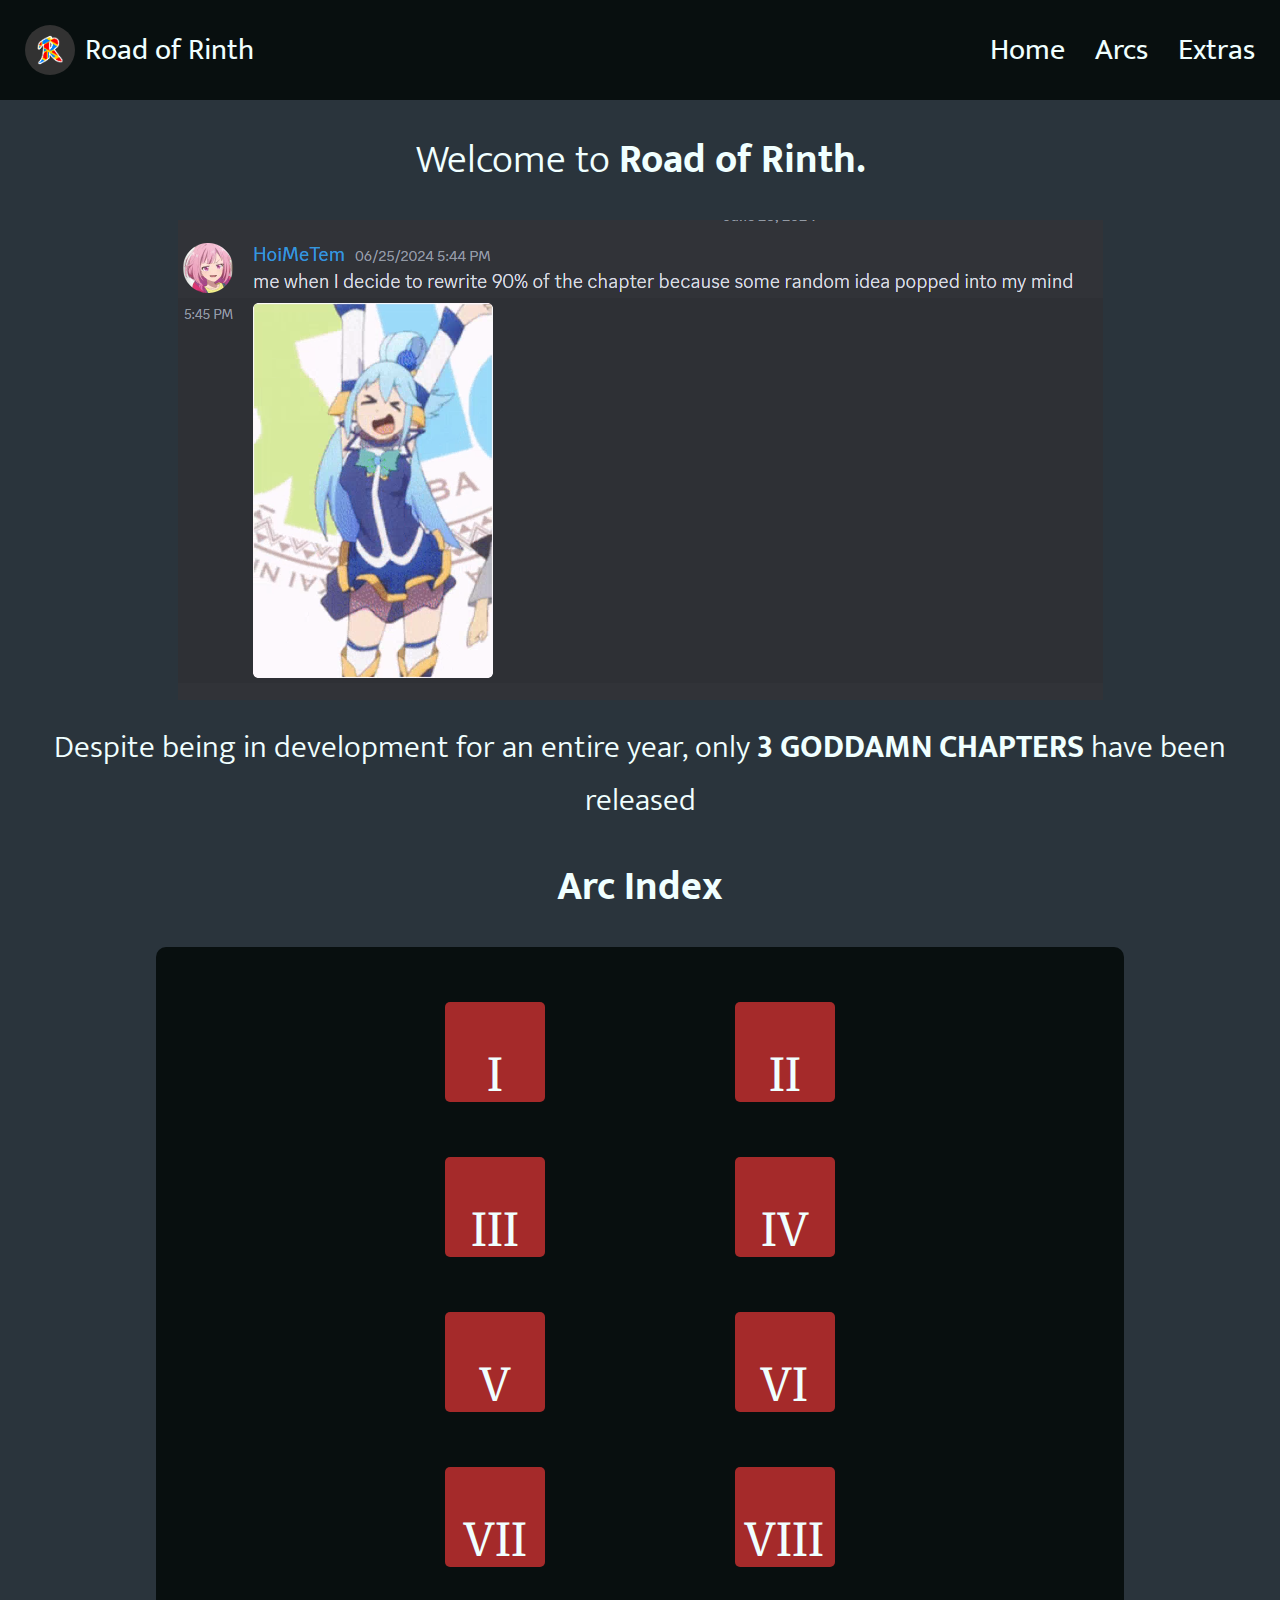
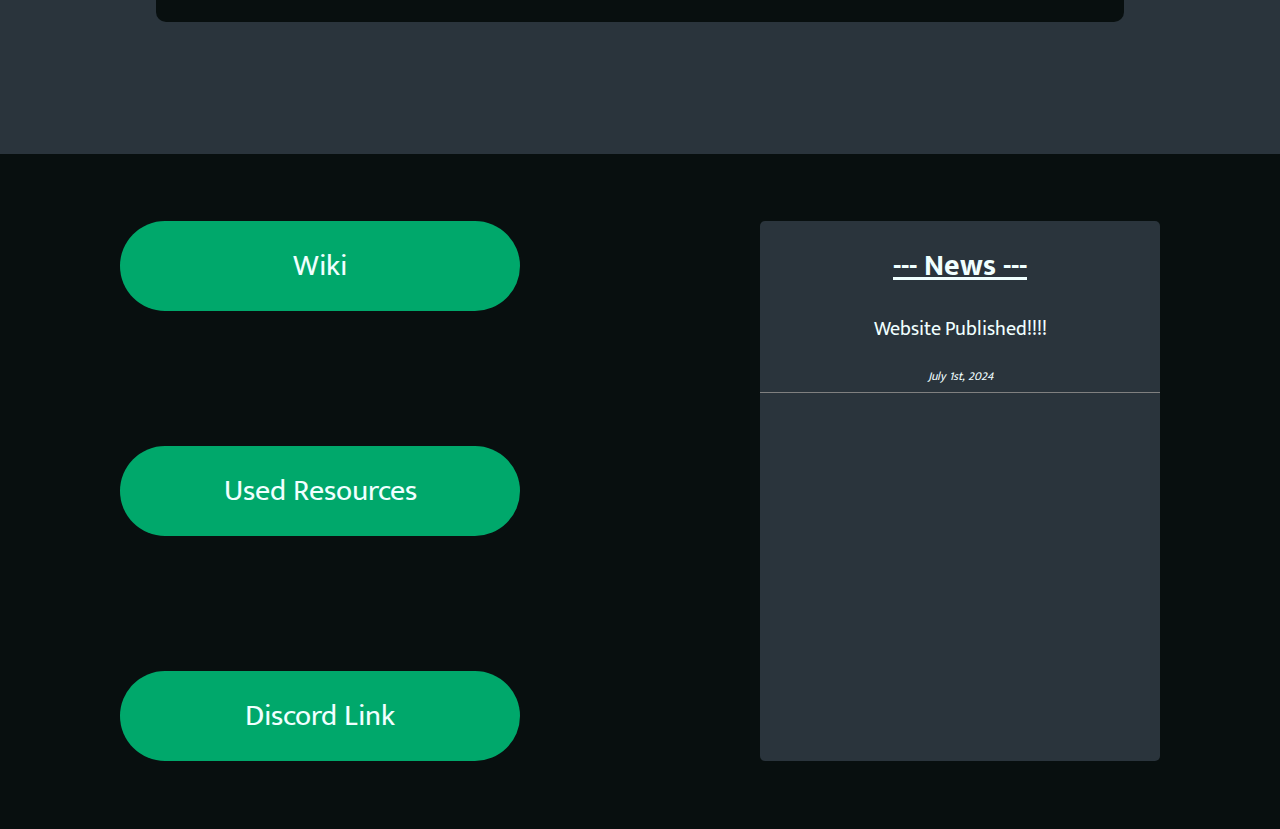
<file: index.html>
<!DOCTYPE html>
<html lang="en">
    <head>
        <meta charset="utf-8">
        <meta name="viewport" content="width=device-width, initial-scale=1.0">
        <link rel="stylesheet" href="styles.css">
        <link rel="preconnect" href="https://fonts.googleapis.com">
        <link rel="preconnect" href="https://fonts.gstatic.com" crossorigin>
        <link href="https://fonts.googleapis.com/css2?family=Mukta:wght@200;300;400;500;600;700;800&display=swap" rel="stylesheet">
        <link href="https://fonts.googleapis.com/css2?family=Cutive&display=swap" rel="stylesheet">
        <link href="https://fonts.googleapis.com/css2?family=Merriweather:ital,wght@0,300;0,400;0,700;0,900;1,300;1,400;1,700;1,900&display=swap" rel="stylesheet">
    </head>
    <body>
        <nav id="navbar">
            <img src="images/rinth-logo.png" id="ror-logo" loading="lazy">
            <p id="logo-text">Road of Rinth</p>
            <ul id="nav-list">    
                <li><a href="Home.html" class="nav-button">Home</a></li>
                <li><a href="#arcs" class="nav-button">Arcs</a></li>
                <li><a href="#extras" class="nav-button">Extras</a></li>
            </ul>
        </nav>
        <header id="title-screen">
            <h1 id="title"><span class="unbold">Welcome to</span> Road of Rinth.</h1>
            <img id="discord-ss" src="images/discord-ss.png" loading="lazy">
            <h1 id="caption"><span class="unbold">Despite being in development for an entire year, only</span> 3 GODDAMN CHAPTERS <span class="unbold">have been released</span></h1>
        </header>
        <main>
            <section id="arcs">
                <h1 id="arc-index-title">Arc Index</h1>
                <div id="arc-board">
                    <div class="container">
                        <div class="arc-bar">
                            <a class="full-link" href="Chapter-index.html"></a>
                            <p class="arc-title">The Inauguration of A New Road</p>
                            <p class="arc-number">I</p>
                        </div>
                    </div>
                    <div class="container">
                        <div class="arc-bar">
                            <p class="arc-title">?</p>
                            <p class="arc-number">II</p>
                        </div>
                    </div>
                    <div class="container">
                        <div class="arc-bar">
                            <p class="arc-title">?</p>
                            <p class="arc-number">III</p>
                        </div>
                    </div>
                    <div class="container">
                        <div class="arc-bar">
                            <p class="arc-title">?</p>
                            <p class="arc-number">IV</p>
                        </div>
                    </div>
                    <div class="container">
                        <div class="arc-bar">
                            <p class="arc-title">?</p>
                            <p class="arc-number">V</p>
                        </div>
                    </div>
                    <div class="container">
                        <div class="arc-bar">
                            <p class="arc-title">?</p>
                            <p class="arc-number">VI</p>
                        </div>
                    </div>
                    <div class="container">
                        <div class="arc-bar">
                            <p class="arc-title">?</p>
                            <p class="arc-number">VII</p>
                        </div>
                    </div>
                    <div class="container">
                        <div class="arc-bar">
                            <p class="arc-title">?</p>
                            <p class="arc-number">VIII</p>
                        </div>
                    </div>
                </div>
            </section>
            <section id="extras">
                <div id="wiki" class="extras-pill">
                    <p id="wiki-text" class="pill-text">Wiki</p>
                    <div class="line-horiz"></div>
                    <div class="line-vert"></div>
                </div>
                <div id="resources" class="extras-pill">
                    <p id="resource-text" class="pill-text">Used Resources</p>
                    <div class="line-horiz"></div>
                    <div class="line-vert"></div>
                </div>
                <div id="discord" class="extras-pill">
                    <a class="full-link" href="https://discord.gg/nmRwus6g9S" target="_blank"></a>
                    <p class="pill-text">Discord Link</p>
                    <div class="line-horiz"></div>
                    <div class="line-vert"></div>
                </div>
                <div id="news-board">
                    <h1 id="news-title">--- News ---</h1>
                    <div class="news-node">
                        <p class="news-text">Website Published!!!!</p>
                        <p class="news-date">July 1st, 2024</p>
                    </div>
                </div>
            </section>
        </main>

        <script src="script.js"></script>
    </body>
</html>
</file>
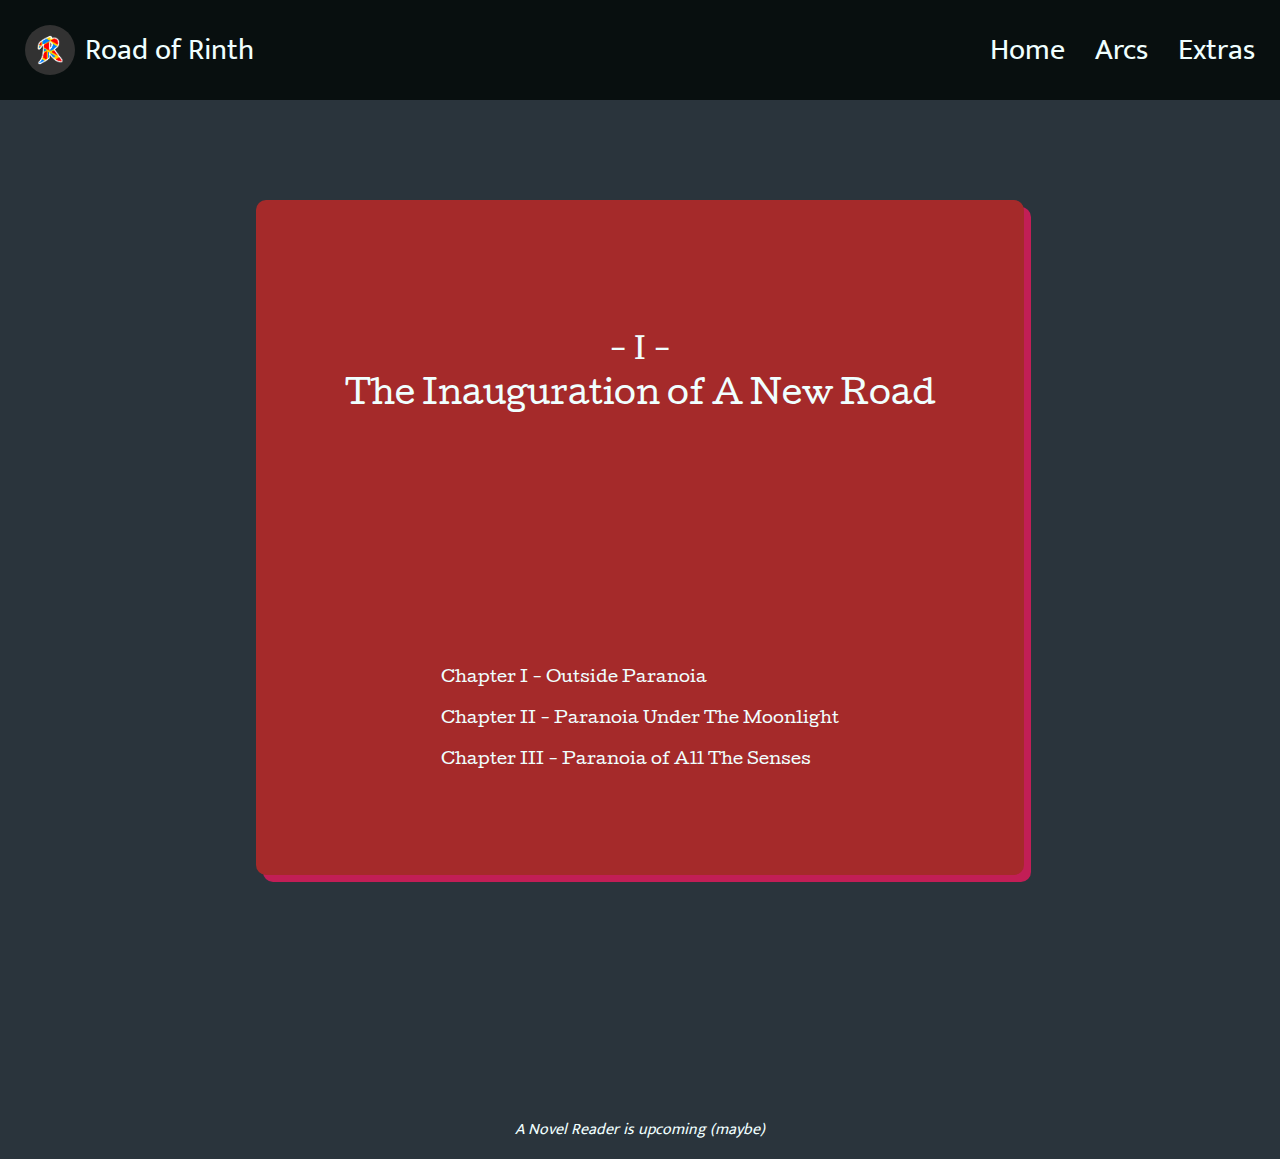
<file: Chapter-index.html>
<!DOCTYPE html>
<html lang="en">
    <head>
        <meta charset="utf-8">
        <meta name="viewport" content="width=device-width, initial-scale=1.0">
        <link rel="stylesheet" href="styles.css">
        <link rel="preconnect" href="https://fonts.googleapis.com">
        <link rel="preconnect" href="https://fonts.gstatic.com" crossorigin>
        <link href="https://fonts.googleapis.com/css2?family=Mukta:wght@200;300;400;500;600;700;800&display=swap" rel="stylesheet">
        <link href="https://fonts.googleapis.com/css2?family=Cutive&display=swap" rel="stylesheet">
        <link href="https://fonts.googleapis.com/css2?family=Merriweather:ital,wght@0,300;0,400;0,700;0,900;1,300;1,400;1,700;1,900&display=swap" rel="stylesheet">
    </head>
    <body>
        <nav id="navbar">
            <img src="images/rinth-logo.png" id="ror-logo" loading="lazy">
            <p id="logo-text">Road of Rinth</p>
            <ul id="nav-list">    
                <li><a href="index.html" class="nav-button">Home</a></li>
                <li><a href="index.html" class="nav-button">Arcs</a></li>
                <li><a href="index.html" class="nav-button">Extras</a></li>
            </ul>
        </nav>
        <main>
            <section id="chapters-list">
                <div class="board-of-chapters">
                    <div class="arc-container">
                        <h1 class="index-of-arc">- I -</h1>
                        <h1 class="title-of-arc">The Inauguration of A New Road</h1>
                    </div>
                    <div class="chapter-container">
                        <a class="title-of-chapters" href="https://docs.google.com/document/d/1LZ21sHGa9LexHYEzJd2KpuZT-ZYNQo2qDehkPumQq-E/edit?usp=sharing">Chapter I - Outside Paranoia</a>
                        <a class="title-of-chapters" href="https://docs.google.com/document/d/1E_ECfM7BaaqV-HVIVDUzunL0_DRBjIpL_tDrYcFC3CE/edit?usp=sharing">Chapter II - Paranoia Under The Moonlight</a>
                        <a class="title-of-chapters" href="https://docs.google.com/document/d/1Js2CpeHf0VYwfnRkrqsSQmT7vZQ3oy3AGXWCdfX-j3I/edit?usp=drivesdk">Chapter III - Paranoia of All The Senses</a>
                    </div>
                </div>
            </section>
        </main>
    </body>
    <footer>
        <p id="note">A Novel Reader is upcoming (maybe)</p>
    </footer>
</html>
</file>
<file: styles.css>
/* * {
    border: 2px white solid;
} */

body {
    margin: 0;
    background-color: #2A343C;
    color: #F0FFFF;
    font-family: Mukta, sans-serif;
    overflow-x: hidden;
}

/* start of navbar code */

#navbar {
    height: 100px;
    width: 100vw;
    background-color: #080F0F;
    display: flex;
    align-items: center;
}

#nav-list {
    display: flex;
    list-style-type: none;
    gap: 30px;
    position: absolute;
    right: 25px;
}

.nav-button {
    text-decoration: none;
    color: #F0FFFF;
    font-size: 30px;
}

#ror-logo {
    height: 50px;
    border-radius: 50%;
    margin-left: 25px
}

#logo-text {
    font-size: 30px;
    margin-left: 10px;
}

/* end of navbar code */

/* start of header screen code */

#title-screen {
    height: (100vh - 100px);
}

#title {
    text-align: center;
    font-size: 40px;
}

.unbold {
    font-weight: 300;
}

#discord-ss {
    margin-left: auto;
    margin-right: auto;
    display: block;
}

#caption {
    text-align: center;

}

/* end of headser screen code */

/* start of arc section code */

#arcs {
    height: 100vh;
    width: 100vw;
}

#arc-index-title {
    text-align: center;
    font-size: 40px;
}

#arc-board {
    background-color: #080F0F;
    height: 75%;
    width: 60%;
    display: block;
    margin-left: auto;
    margin-right: auto;
    border-radius: 10px;

    display: grid;
    grid-template-rows: repeat(4, 100px);
    grid-template-columns: 100px 100px;
    justify-content: space-evenly;
    align-content: space-evenly;
    padding-right: 200px
}

.container {
    width: 300px;
    display: flex;
    justify-content: center;

}

.arc-bar {
    width: 100px;
    height: 100px;
    border-radius: 5px;
    background-color: #a52a2a;
    transition: 150ms width;
    transition-delay: 200ms;
    position: relative;
    display: flex;
    justify-content: center;
}

.arc-bar:hover {
    width: 100%;
    transition: 150ms width;
}

.arc-number {
    font-family: 'Merriweather', serif;
    font-size: 45px;
    text-align: center;
    user-select: none;
}

.arc-title {
    position: absolute;
    bottom: 0;
    transition: 150ms bottom, 150ms opacity;
    font-size: 20px;
    opacity: 0%;
    user-select: none;
}

.arc-bar:hover > .arc-title {
    bottom: 25px;
    opacity: 100%;
    transition-delay: 200ms;
}

/* end of arc section code */

/* start of extras section code */

#extras {
    width: 100%;
    height: 75vh;
    background-color: #080F0F;
    display: grid;
    grid-template-areas: 
    "wiki       news"
    "resources  news"
    "discord    news";
    grid-template: 3 / 2;
    justify-content: space-around;
    align-content: space-around;
}


.extras-pill {
    width: 400px;
    height: 90px;
    background-color: #00a86b;
    border-radius: 50px;
    font-size: 30px;
    display: flex;
    justify-content: center;
    align-items: center;
}

/* Next update lmao */
.line-horiz, .line-vert {
    /* background-color: white;
    width: 5px;
    height: 30px;
    position: absolute; */
    display: none;
}

#wiki {
    grid-area: wiki;
}

#wiki:hover {
    background-color: black;
}

#resources {
    grid-area: resources;
}

#resources:hover {
    background-color: black;
}

#discord {
    grid-area: discord;
    position: relative;
}

#discord:hover {
    background-color: #7289da;
}

.full-link {
    width: 100%;
    height: 100%;
    position: absolute;
    z-index: 999;
}

#news-board {
    grid-area: news;
    background-color: #2A343C;
    width: 400px;
    border-radius: 5px;
}

#news-title {
    text-align: center;
    font-size: 30px;
    text-decoration: underline;
}

.news-node {
    border-bottom: 1px solid grey;
    margin-bottom: 10px;
    width: 100%;
    height: 80px;
    text-align: center;
}

.news-text {
    font-size: 20px;
}

.news-date {
    font-size: 12px;
    font-style: italic;
}

/* end of extras section code */


/* Chapter-index.html styling */

#chapters-list {
    width: 100vw;
    height: 100vh;
    margin-top: 100px;
}

.board-of-chapters {
    background-color: #a52a2a;
    height: 75%;
    width: 60%;
    display: block;
    margin-left: auto;
    margin-right: auto;
    border-radius: 10px;
    box-shadow: 7px 7px #c21e56;
    
    display: flex;
    flex-direction: column;
    align-items: center;
    justify-content: space-around;
}

.index-of-arc {
    font-family: 'Merriweather', 'Times New Roman', Times, serif;
    text-align: center;
    margin-bottom: -20px;
    font-weight: 400;
}

.title-of-arc {
    font-family: 'Cutive', 'Times New Roman', Times, serif;
    font-weight: 400;
}

.title-of-chapters {
    font-family: 'Cutive', 'Times New Roman', Times, serif;
    font-weight: 400;
    color: azure;
    text-decoration: none;
    margin-top: 20px;
}

.title-of-chapters:hover {
    text-decoration: underline;
}

.chapter-container {
    display: flex;
    flex-direction: column; 
}

#note {
    text-align: center;
    font-style: italic;
}
</file>
